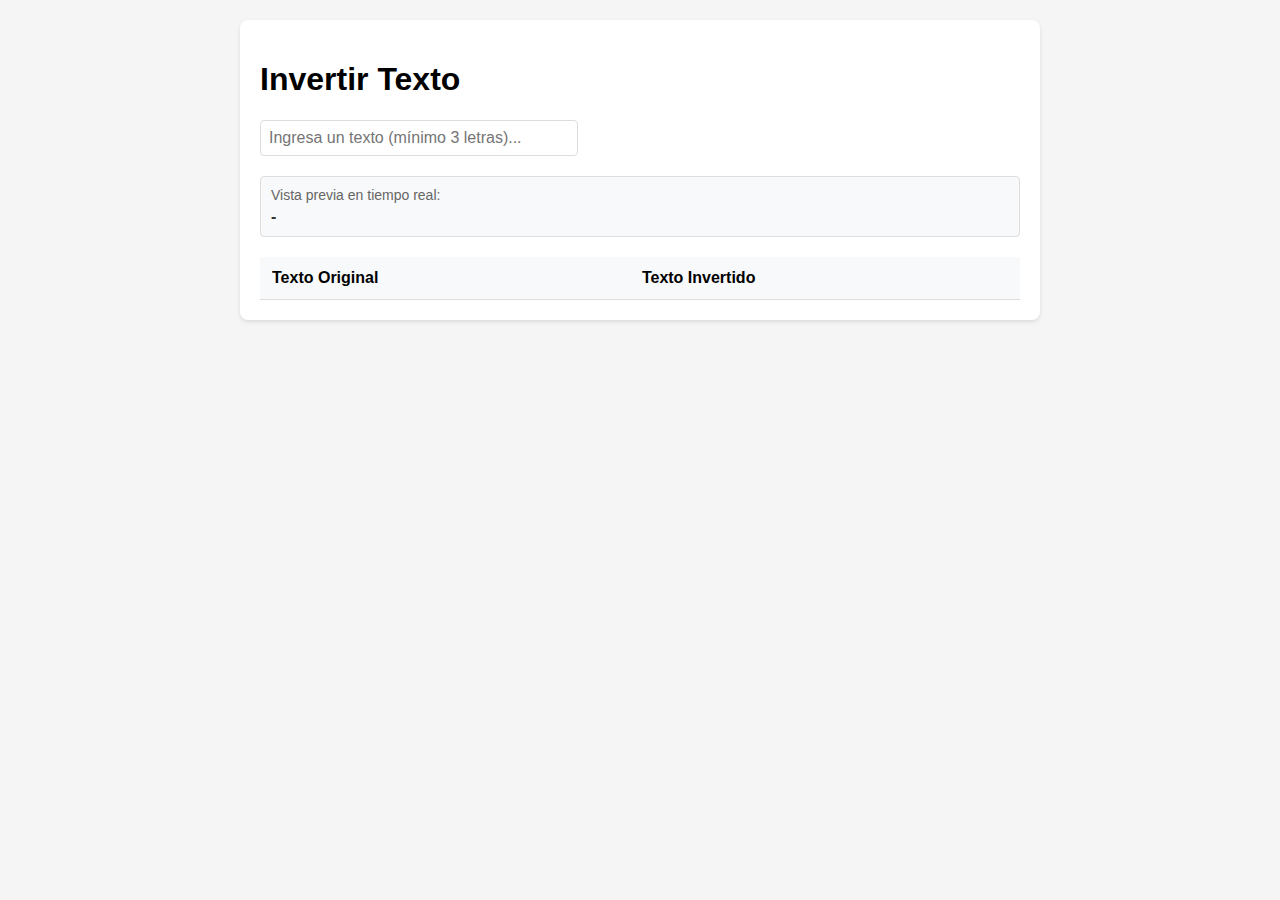
<file: reversestring-MRR/index.html>
<!DOCTYPE html>
<html lang="es">
<head>
    <meta charset="UTF-8">
    <meta name="viewport" content="width=device-width, initial-scale=1.0">
    <title>Invertir Texto</title>
    <style>
        body {
            font-family: Arial, sans-serif;
            max-width: 800px;
            margin: 0 auto;
            padding: 20px;
            background-color: #f5f5f5;
        }

        .container {
            background-color: white;
            padding: 20px;
            border-radius: 8px;
            box-shadow: 0 2px 4px rgba(0, 0, 0, 0.1);
        }

        .input-group {
            margin-bottom: 20px;
        }

        .preview-group {
            margin: 15px 0;
            padding: 10px;
            background-color: #f8f9fa;
            border-radius: 4px;
            border: 1px solid #ddd;
        }

        .preview-label {
            font-size: 14px;
            color: #666;
            margin-bottom: 5px;
        }

        .preview-text {
            font-size: 16px;
            color: #333;
            font-weight: bold;
        }

        input[type="text"] {
            padding: 8px;
            font-size: 16px;
            border: 1px solid #ddd;
            border-radius: 4px;
            width: 300px;
            margin-right: 10px;
        }

        button {
            padding: 8px 16px;
            background-color: #4CAF50;
            color: white;
            border: none;
            border-radius: 4px;
            cursor: pointer;
            font-size: 16px;
            display: none;
        }

        button:hover {
            background-color: #45a049;
        }

        table {
            width: 100%;
            border-collapse: collapse;
            margin-top: 20px;
        }

        th, td {
            padding: 12px;
            text-align: left;
            border-bottom: 1px solid #ddd;
        }

        th {
            background-color: #f8f9fa;
            font-weight: bold;
        }

        tr:hover {
            background-color: #f5f5f5;
        }

        .error {
            color: #dc3545;
            margin-top: 5px;
            display: none;
        }
    </style>
</head>
<body>
    <div class="container">
        <h1>Invertir Texto</h1>
        
        <div class="input-group">
            <input type="text" id="textInput" placeholder="Ingresa un texto (mínimo 3 letras)...">
            <button id="reverseButton" onclick="processText()">Invertir</button>
            <p id="errorMessage" class="error">Por favor, ingresa un texto válido (mínimo 3 letras).</p>
        </div>

        <div class="preview-group">
            <div class="preview-label">Vista previa en tiempo real:</div>
            <div id="previewText" class="preview-text">-</div>
        </div>

        <table id="resultTable">
            <thead>
                <tr>
                    <th>Texto Original</th>
                    <th>Texto Invertido</th>
                </tr>
            </thead>
            <tbody>
            </tbody>
        </table>
    </div>

    <script src="script.js"></script>
</body>
</html>
</file>
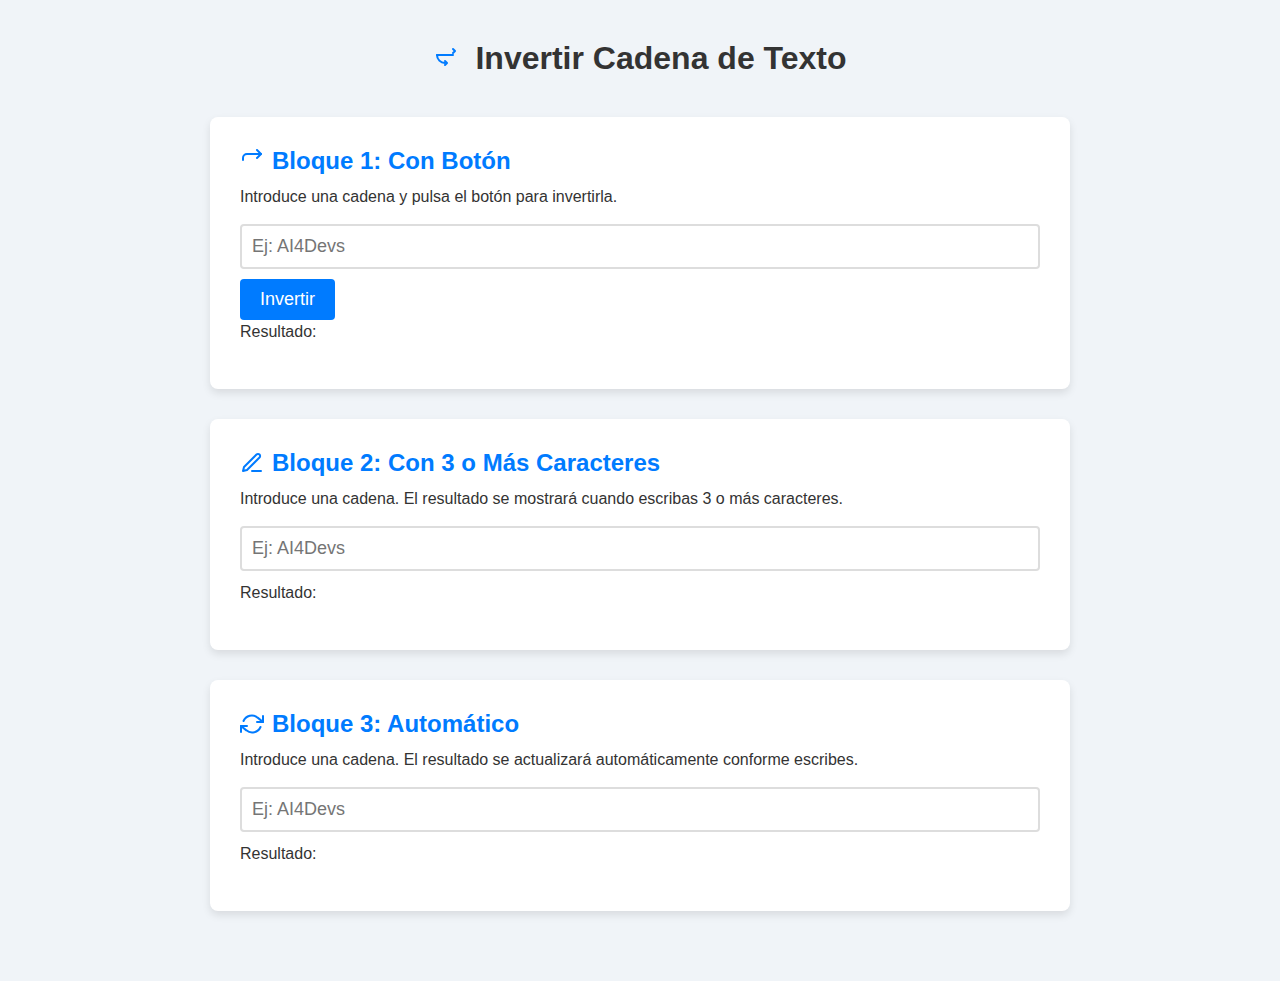
<file: reversestring-RMB/index.html>
<!DOCTYPE html>
<html lang="es">
<head>
  <meta charset="UTF-8">
  <meta name="viewport" content="width=device-width, initial-scale=1.0">
  <title>Invertir Cadena de Texto</title>
  <link rel="stylesheet" href="style.css">
</head>
<body>
  <div class="container">
    <header>
      <h1>
        <!-- Ícono SVG de título -->
        <svg class="icon" xmlns="http://www.w3.org/2000/svg" width="32" height="32" fill="none" stroke="#007BFF" stroke-width="2" stroke-linecap="round" stroke-linejoin="round">
          <polyline points="20 6 22 8 20 10"></polyline>
          <path d="M4 12h16"></path>
          <polyline points="12 18 14 20 12 22"></polyline>
          <path d="M4 12a8 8 0 0 0 8 8"></path>
        </svg>
        Invertir Cadena de Texto
      </h1>
    </header>

    <!-- Bloque 1: Resultado al pulsar el botón -->
    <section class="block">
      <h2>
        <!-- Ícono SVG para Bloque 1 -->
        <svg class="icon" xmlns="http://www.w3.org/2000/svg" width="24" height="24" fill="none" stroke="#007BFF" stroke-width="2" stroke-linecap="round" stroke-linejoin="round">
          <polyline points="17 1 21 5 17 9"></polyline>
          <path d="M3 11V9a4 4 0 0 1 4-4h14"></path>
        </svg>
        Bloque 1: Con Botón
      </h2>
      <p>Introduce una cadena y pulsa el botón para invertirla.</p>
      <input type="text" id="inputBlock1" placeholder="Ej: AI4Devs">
      <button id="buttonBlock1">Invertir</button>
      <p>Resultado: <span id="resultBlock1"></span></p>
    </section>

    <!-- Bloque 2: Resultado al introducir 3 o más caracteres -->
    <section class="block">
      <h2>
        <!-- Ícono SVG para Bloque 2 -->
        <svg class="icon" xmlns="http://www.w3.org/2000/svg" width="24" height="24" fill="none" stroke="#007BFF" stroke-width="2" stroke-linecap="round" stroke-linejoin="round">
          <path d="M12 20h9"></path>
          <path d="M16.5 3.5a2.121 2.121 0 0 1 3 3L7 19l-4 1 1-4L16.5 3.5z"></path>
        </svg>
        Bloque 2: Con 3 o Más Caracteres
      </h2>
      <p>Introduce una cadena. El resultado se mostrará cuando escribas 3 o más caracteres.</p>
      <input type="text" id="inputBlock2" placeholder="Ej: AI4Devs">
      <p>Resultado: <span id="resultBlock2"></span></p>
    </section>

    <!-- Bloque 3: Resultado automático -->
    <section class="block">
      <h2>
        <!-- Ícono SVG para Bloque 3 -->
        <svg class="icon" xmlns="http://www.w3.org/2000/svg" width="24" height="24" fill="none" stroke="#007BFF" stroke-width="2" stroke-linecap="round" stroke-linejoin="round">
          <path d="M23 4v6h-6"></path>
          <path d="M1 20v-6h6"></path>
          <path d="M3.51 9a9 9 0 0 1 14.13-3.36L23 10"></path>
          <path d="M20.49 15a9 9 0 0 1-14.13 3.36L1 14"></path>
        </svg>
        Bloque 3: Automático
      </h2>
      <p>Introduce una cadena. El resultado se actualizará automáticamente conforme escribes.</p>
      <input type="text" id="inputBlock3" placeholder="Ej: AI4Devs">
      <p>Resultado: <span id="resultBlock3"></span></p>
    </section>
  </div>
  <script src="script.js"></script>
</body>
</html>
</file>
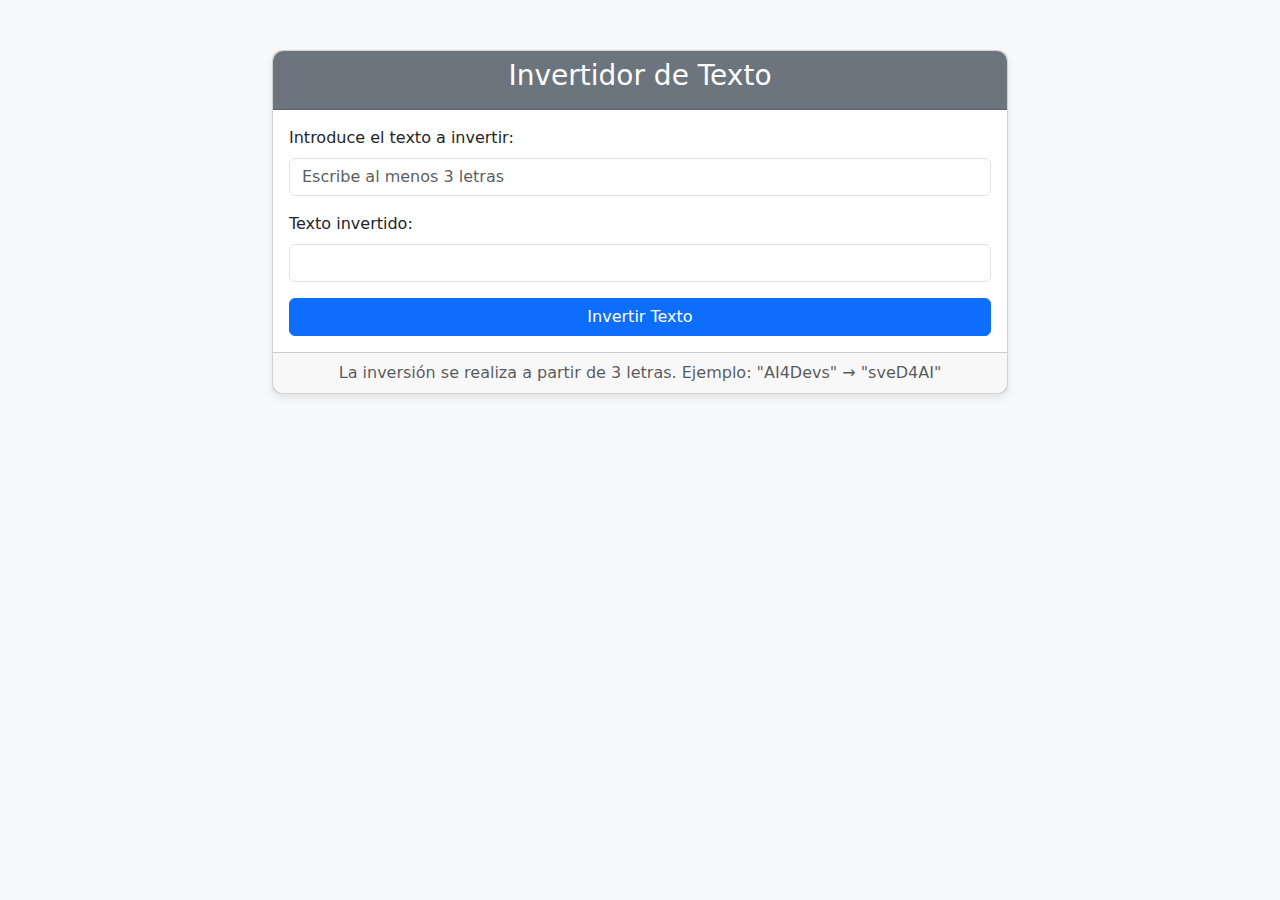
<file: reverse-string/reverse-string-ESP/index.html>
<!DOCTYPE html>
<html lang="es">
<head>
    <meta charset="UTF-8">
    <meta name="viewport" content="width=device-width, initial-scale=1.0">
    <title>Invertidor de Texto</title>
    <!-- Bootstrap 5 CSS -->
    <link href="https://cdnjs.cloudflare.com/ajax/libs/bootstrap/5.3.2/css/bootstrap.min.css" rel="stylesheet">
    <style>
        body {
            background-color: #f8f9fa;
            padding-top: 50px;
        }
        .card {
            box-shadow: 0 4px 8px rgba(0, 0, 0, 0.1);
            border-radius: 10px;
        }
        .card-header {
            background-color: #6c757d;
            color: white;
            border-radius: 10px 10px 0 0 !important;
        }
        .btn-primary {
            background-color: #0d6efd;
        }
    </style>
</head>
<body>
    <div class="container">
        <div class="row justify-content-center">
            <div class="col-md-8">
                <div class="card">
                    <div class="card-header text-center">
                        <h3>Invertidor de Texto</h3>
                    </div>
                    <div class="card-body">
                        <div class="mb-3">
                            <label for="inputText" class="form-label">Introduce el texto a invertir:</label>
                            <input type="text" class="form-control" id="inputText" placeholder="Escribe al menos 3 letras">
                        </div>
                        <div class="mb-3">
                            <label for="outputText" class="form-label">Texto invertido:</label>
                            <input type="text" class="form-control" id="outputText" readonly>
                        </div>
                        <div class="d-grid gap-2">
                            <button class="btn btn-primary" id="invertButton">Invertir Texto</button>
                        </div>
                    </div>
                    <div class="card-footer text-center text-muted">
                        La inversión se realiza a partir de 3 letras. Ejemplo: "AI4Devs" → "sveD4AI"
                    </div>
                </div>
            </div>
        </div>
    </div>

    <!-- Bootstrap 5 JS Bundle with Popper -->
    <script src="https://cdnjs.cloudflare.com/ajax/libs/bootstrap/5.3.2/js/bootstrap.bundle.min.js"></script>
    
    <script>
        // Función para invertir el texto
        function invertText(text) {
            // Si el texto tiene menos de 3 caracteres, no hacemos nada
            if (text.length < 3) {
                return text;
            }
            
            // Invertimos el texto completo
            return text.split('').reverse().join('');
        }

        // Evento cuando se presiona el botón
        document.getElementById('invertButton').addEventListener('click', function() {
            const inputText = document.getElementById('inputText').value;
            const outputText = invertText(inputText);
            document.getElementById('outputText').value = outputText;
        });

        // También invertir el texto al presionar Enter en el input
        document.getElementById('inputText').addEventListener('keyup', function(event) {
            if (event.key === 'Enter') {
                const inputText = document.getElementById('inputText').value;
                const outputText = invertText(inputText);
                document.getElementById('outputText').value = outputText;
            }
        });

        // Invertir automáticamente mientras se escribe
        document.getElementById('inputText').addEventListener('input', function() {
            const inputText = document.getElementById('inputText').value;
            const outputText = invertText(inputText);
            document.getElementById('outputText').value = outputText;
        });
    </script>
</body>
</html>
</file>
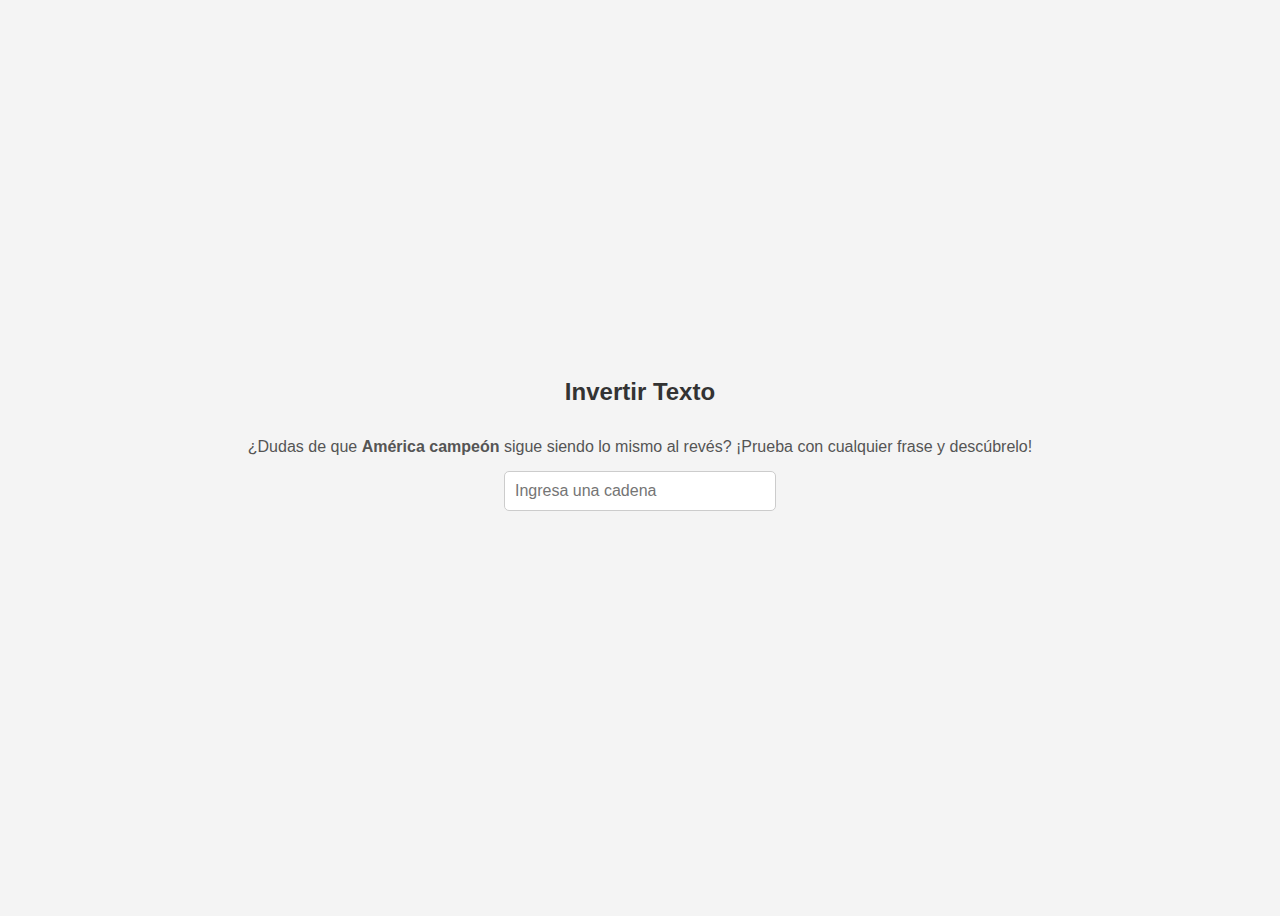
<file: reverse-string/reversestring-AFM/index.html>
<!DOCTYPE html>
<html lang="en">
<head>
    <meta charset="UTF-8">
    <meta name="viewport" content="width=device-width, initial-scale=1.0">
    <title>Reverse String</title>    
    <style>
        body {
            display: flex;
            flex-direction: column;
            align-items: center;
            justify-content: center;
            height: 100vh;
            font-family: Arial, sans-serif;
            background-color: #f4f4f4;
            text-align: center;
        }

        h1 {
            font-size: 24px;
            color: #333;
        }

        p.instruction {
            font-size: 16px;
            color: #555;
            margin-bottom: 15px;
        }

        input {
            padding: 10px;
            font-size: 16px;
            margin-bottom: 10px;
            border: 1px solid #ccc;
            border-radius: 5px;
            width: 250px;
        }

        button {
            padding: 10px 20px;
            font-size: 16px;
            background-color: #007BFF;
            color: white;
            border: none;
            border-radius: 5px;
            cursor: pointer;
            transition: background-color 0.3s ease;
            margin-top: 10px;
        }

        button:hover {
            background-color: #0056b3;
        }

        p#result {
            font-size: 18px;
            font-weight: bold;
            margin-top: 15px;
            color: #333;
        }
    </style>
</head>
<body>
    <h1>Invertir Texto</h1>
    <p class="instruction">¿Dudas de que <strong>América campeón</strong> sigue siendo lo mismo al revés? ¡Prueba con cualquier frase y descúbrelo!</p>
    <input type="text" id="textInput" placeholder="Ingresa una cadena">
    <p id="result"></p>

    <script src="script.js"></script>
</body>
</html>
</file>
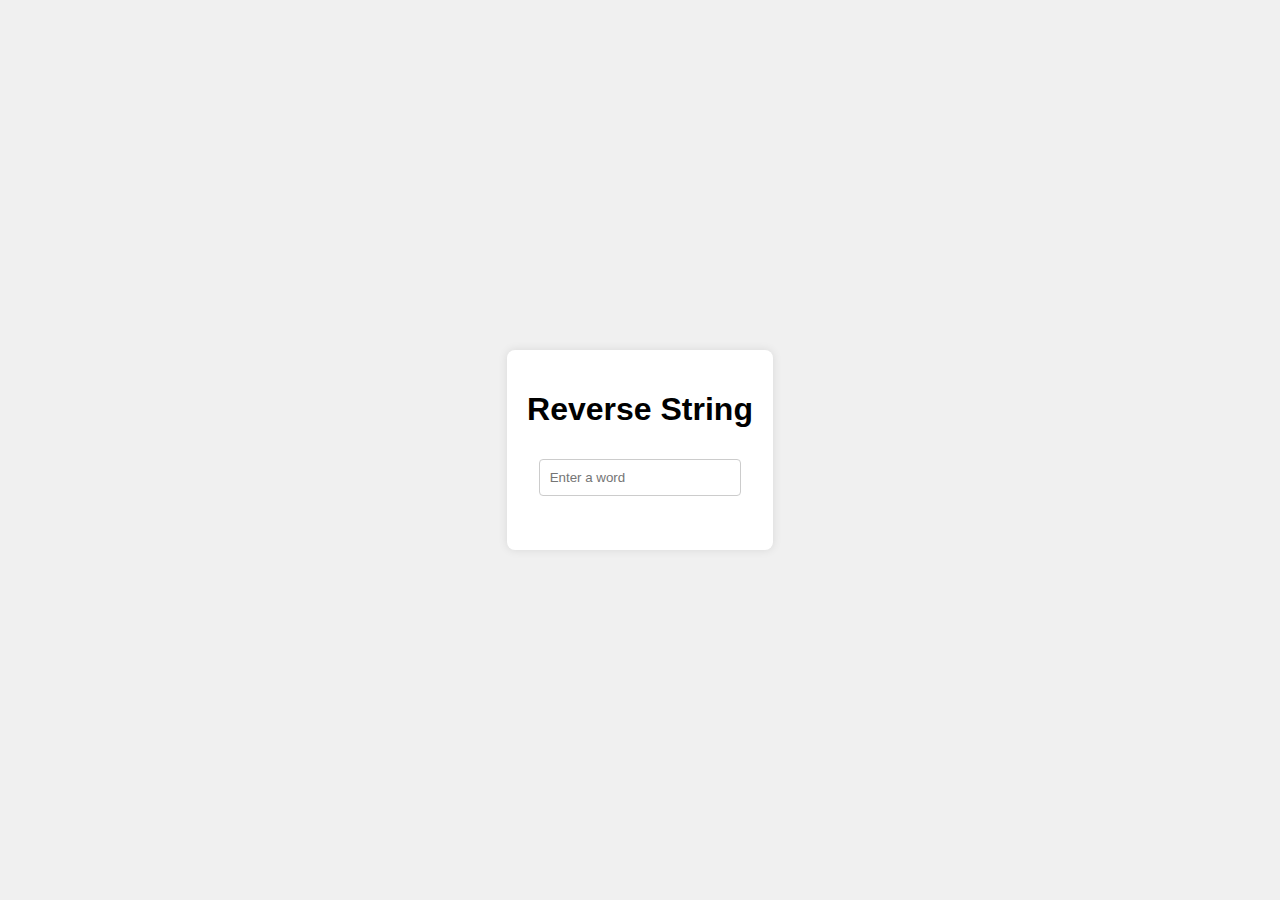
<file: reverse-string/reversestring-ALRG/index.html>
<!DOCTYPE html>
<html lang="en">
<head>
    <meta charset="UTF-8">
    <meta name="viewport" content="width=device-width, initial-scale=1.0">
    <title>Reverse String</title>
    <link rel="stylesheet" href="style.css">
</head>
<body>
    <div class="container">
        <h1>Reverse String</h1>
        <input type="text" id="inputText" placeholder="Enter a word">
        <p id="reversedText"></p>
    </div>

    <script src="script.js"></script>
</body>
</html>
</file>
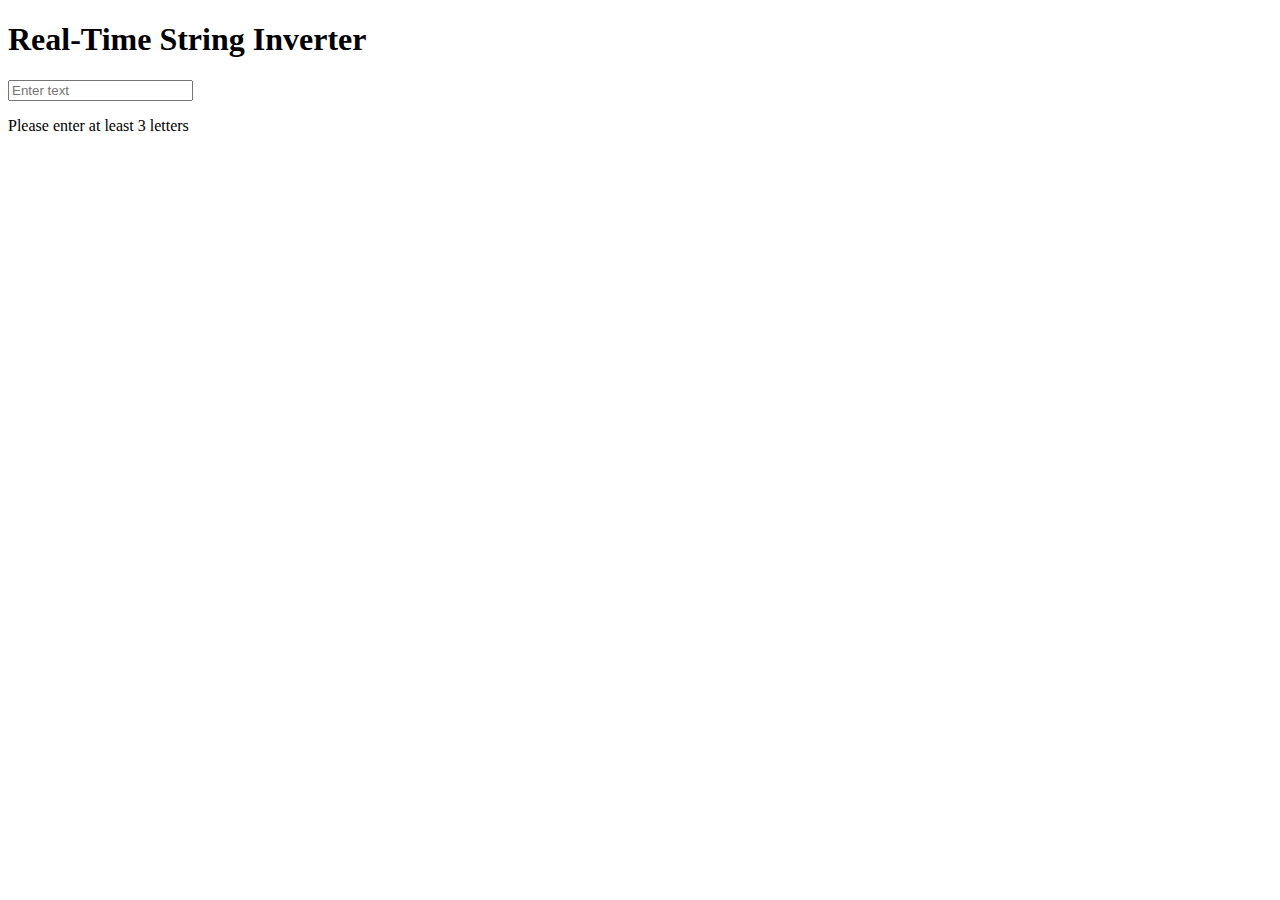
<file: reverse-string/reversestring-GFR/index.html>
<!DOCTYPE html>
<html lang="en">
<head>
    <meta charset="UTF-8">
    <meta name="viewport" content="width=device-width, initial-scale=1.0">
    <title>String Reverser</title>
</head>
<body>
    <h1>Real-Time String Inverter</h1>
    <input type="text" id="inputText" placeholder="Enter text" oninput="invertString()">
    <p id="result">Please enter at least 3 letters</p>
<script src="script.js"></script>
</body>
</html>
</file>
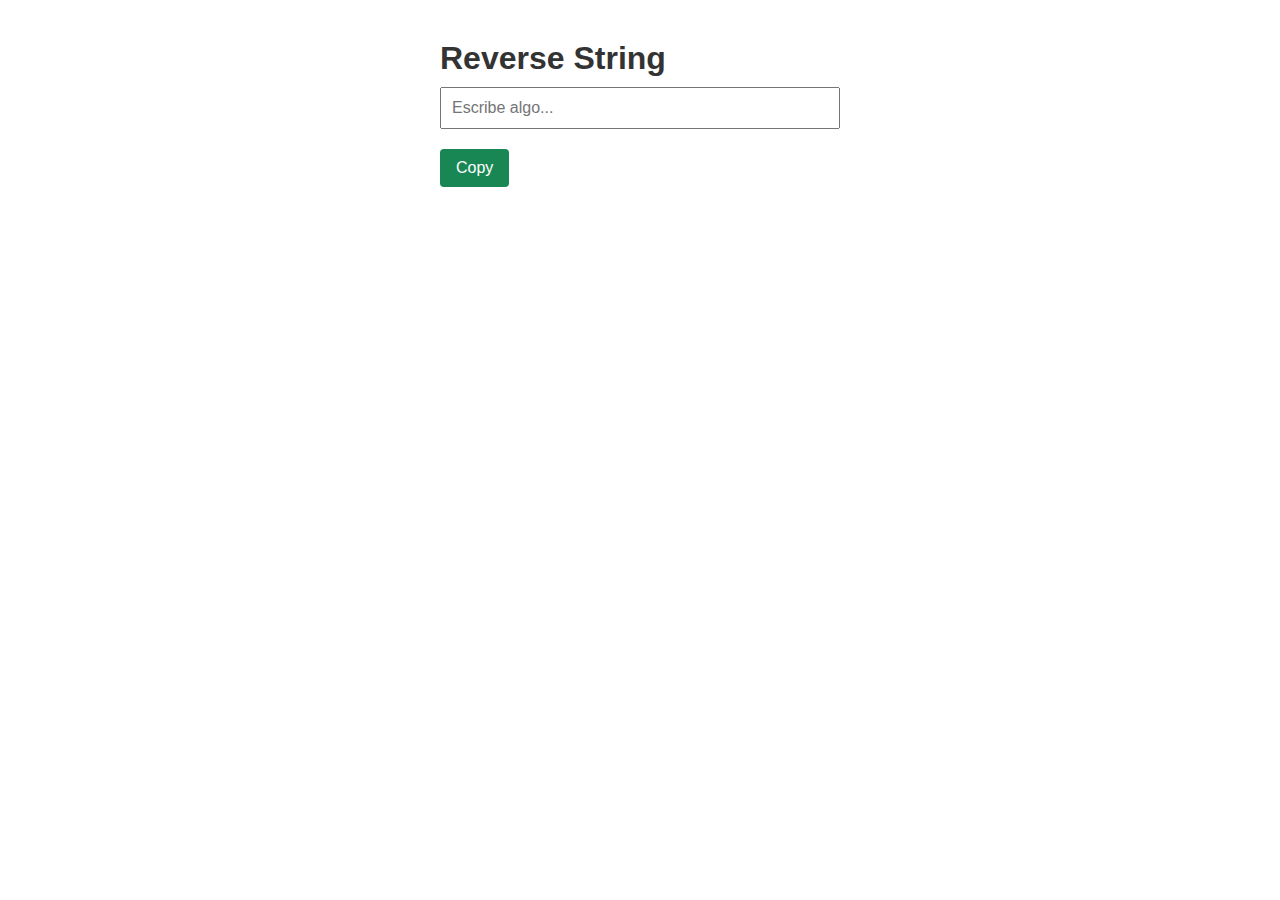
<file: reverse-string/reversestring-RAC/index.html>
<!DOCTYPE html>
<html lang="es">
<head>
  <meta charset="UTF-8" />
  <title>Reverse String</title>
  <style>
    body {
      font-family: Arial, sans-serif;
      background-color: #ffffff;
      margin: 40px;
      color: #333;
    }

    .container {
      max-width: 400px;
      margin: 0 auto;
    }

    h1 {
      margin-bottom: 10px;
    }

    #inputString {
      width: 100%;
      padding: 10px;
      box-sizing: border-box;
      font-size: 16px;
      margin-bottom: 10px;
    }

    #reverseBtn {
      background-color: #0d6efd;
      color: #fff;
      border: none;
      padding: 10px 16px;
      cursor: pointer;
      font-size: 16px;
      margin-bottom: 10px;
      border-radius: 4px;
      display: none;
    }
    #reverseBtn:hover {
      background-color: #0b5ed7;
    }

    #output {
      margin-bottom: 10px;
      font-weight: bold;
    }

    #copyBtn {
      background-color: #198754;
      color: #fff;
      border: none;
      padding: 10px 16px;
      cursor: pointer;
      font-size: 16px;
      border-radius: 4px;
    }
    #copyBtn:hover {
      background-color: #157347;
    }
  </style>
</head>
<body>
  <div class="container">
    <h1>Reverse String</h1>
    <input type="text" id="inputString" placeholder="Escribe algo..." />
    <button id="reverseBtn" onclick="manualReverse()">Reverse</button>
    <div id="output"></div>
    <button id="copyBtn" onclick="copyReversed()">Copy</button>
  </div>
  <script src="script.js"></script>
</body>
</html>
</file>
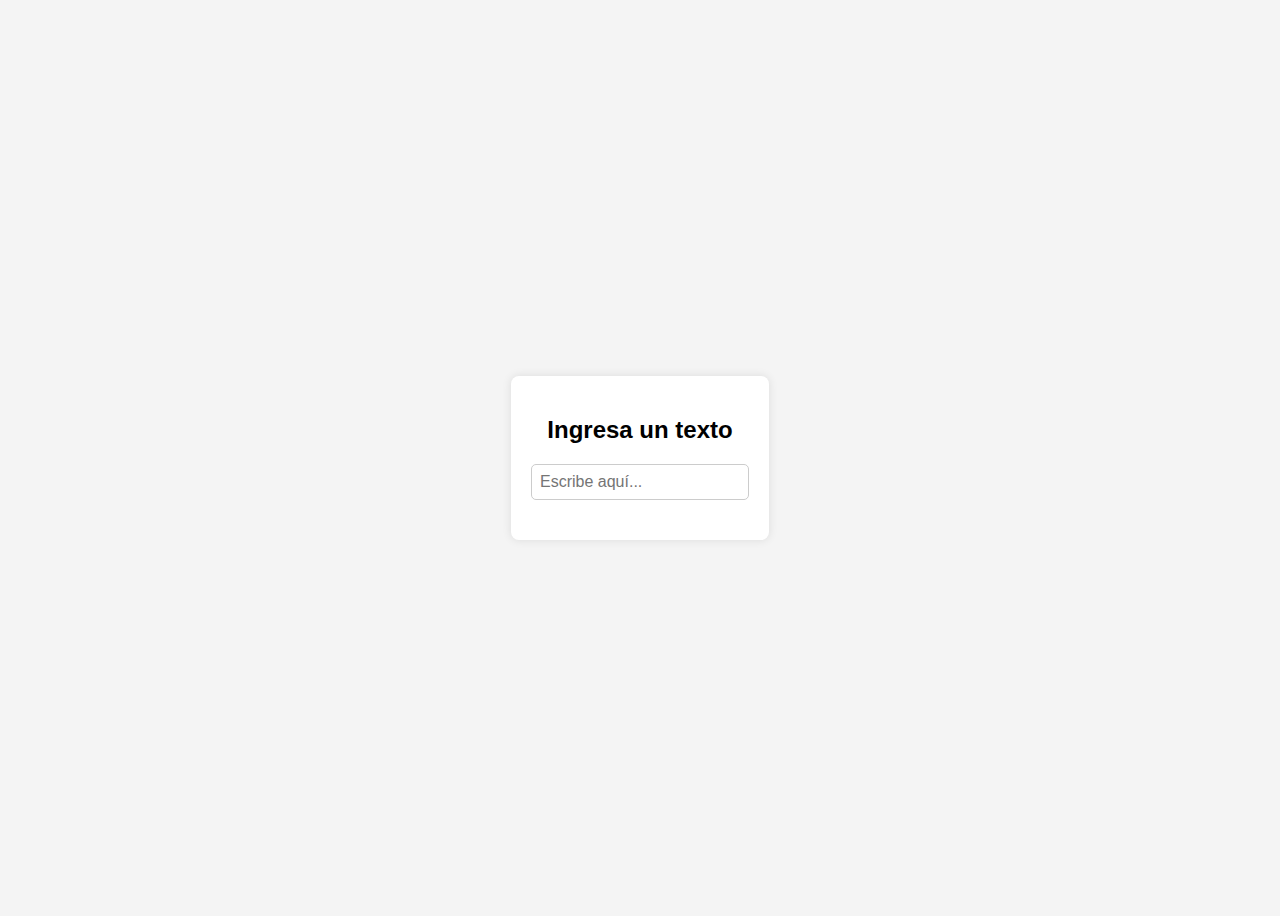
<file: reverse-string/reversestring-RCB/index.html>
<!DOCTYPE html>
<html lang="es">
<head>
  <meta charset="UTF-8">
  <meta name="viewport" content="width=device-width, initial-scale=1.0">
  <title>Reverso Automático</title>
  <link rel="stylesheet" href="style.css">
</head>
<body>

<div class="container">
  <h2>Ingresa un texto</h2>
  <input type="text" id="userInput" placeholder="Escribe aquí...">
  <p id="output"></p>
</div>

<script src="script.js"></script>

</body>
</html>
</file>
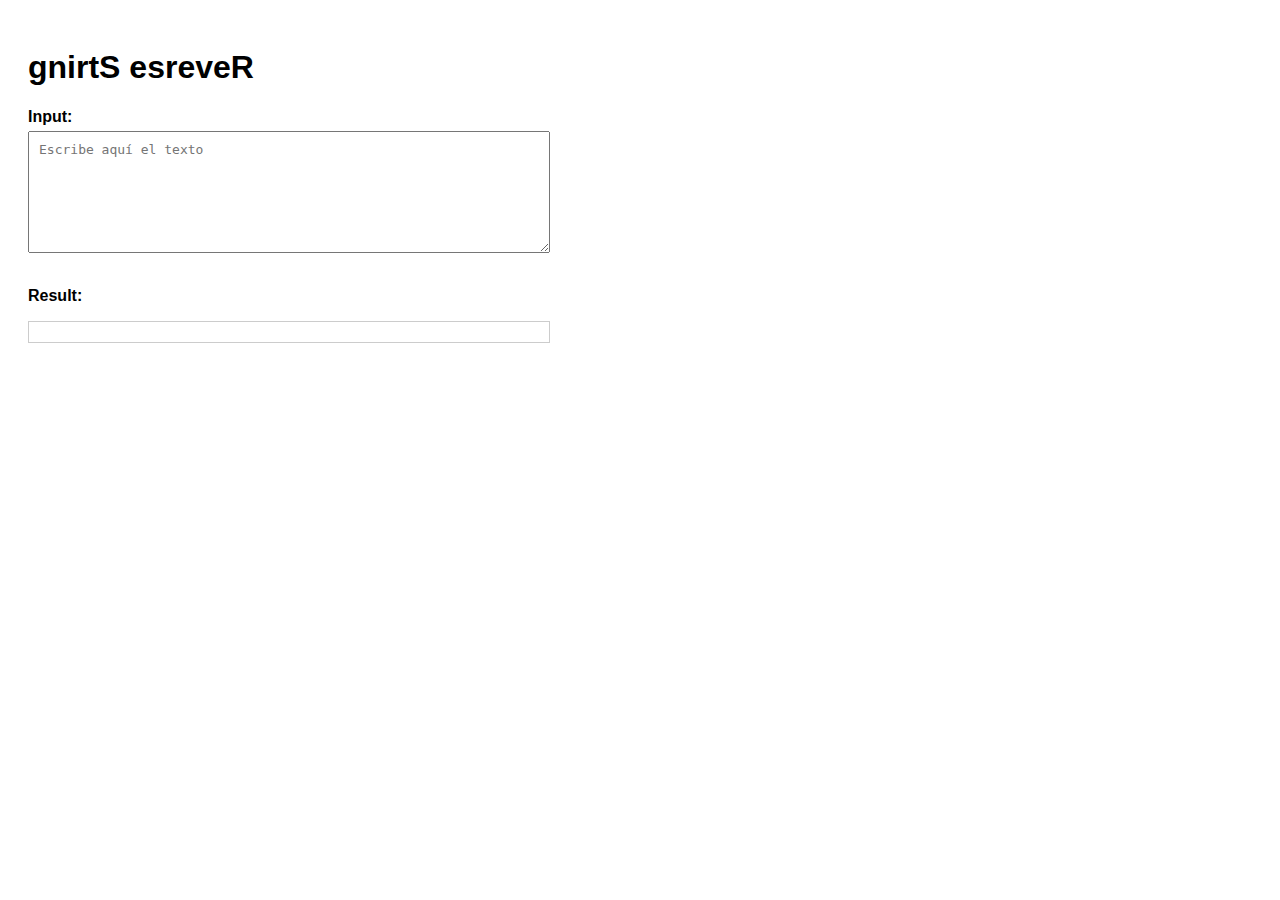
<file: reverse-string/template-DPR/index.html>
<!DOCTYPE html>
<html lang="en">
<head>
    <meta charset="UTF-8" />
    <meta name="viewport" content="width=device-width, initial-scale=1.0" />
    <title>Reverse String</title>
    <style>
        body {
            font-family: Arial, sans-serif;
            padding: 20px;
        }
        h1 {
            font-size: 2em;
        }
        .input-label {
            font-weight: bold;
            display: block;
            margin-bottom: 5px;
        }
        textarea {
            width: 100%;
            max-width: 500px;
            height: 100px;
            margin-bottom: 10px;
            font-size: 1em;
            padding: 10px;
        }
        .btn {
            padding: 10px 20px;
            font-size: 1em;
            font-weight: bold;
            cursor: pointer;
            border: none;
            border-radius: 5px;
            margin-top: 10px;
        }
        .btn-copy {
            background-color: #333;
            color: white;
        }
        .result-container {
            margin-top: 20px;
        }
        .result-container label {
            display: block;
            margin-bottom: 5px;
            font-weight: bold;
        }
        #result {
            font-weight: bold;
            padding: 10px;
            border: 1px solid #ccc;
            max-width: 500px;
            word-break: break-all;
        }
    </style>
</head>
<body>
<h1>gnirtS esreveR</h1>

<label class="input-label" for="inputText">Input:</label>
<textarea id="inputText" placeholder="Escribe aquí el texto"></textarea>

<div class="result-container">
    <label for="result">Result:</label>
    <p id="result"></p>
</div>

<div>
    <button id="copyBtn" class="btn btn-copy" style="display: none;">
        Copy 📋
    </button>
</div>

<script src="script.js"></script>
</body>
</html>
</file>
<file: reverse-string/reversestring-ALRG/style.css>
body {
    font-family: Arial, sans-serif;
    display: flex;
    justify-content: center;
    align-items: center;
    height: 100vh;
    margin: 0;
    background-color: #f0f0f0;
}

.container {
    text-align: center;
    background: white;
    padding: 20px;
    border-radius: 8px;
    box-shadow: 0 0 10px rgba(0, 0, 0, 0.1);
}

input {
    padding: 10px;
    margin: 10px 0;
    border: 1px solid #ccc;
    border-radius: 4px;
    width: 80%;
}

#reversedText {
    margin-top: 20px;
    color: red;
    font-size: 24px;
    font-weight: bold;
}
</file>
<file: reverse-string/reversestring-RCB/style.css>
body {
    font-family: Arial, sans-serif;
    display: flex;
    flex-direction: column;
    align-items: center;
    justify-content: center;
    height: 100vh;
    background-color: #f4f4f4;
}

.container {
    background: white;
    padding: 20px;
    border-radius: 8px;
    box-shadow: 0 0 10px rgba(0, 0, 0, 0.1);
    text-align: center;
}

input {
    width: 200px;
    padding: 8px;
    font-size: 16px;
    border: 1px solid #ccc;
    border-radius: 5px;
}

p {
    font-size: 20px;
    font-weight: bold;
    margin-top: 10px;
    color: #333;
}
</file>
<file: reversestring-RMB/style.css>
/* Reset básico */
* {
    margin: 0;
    padding: 0;
    box-sizing: border-box;
  }
  
  /* Fuente y colores modernos */
  body {
    font-family: 'Roboto', sans-serif;
    background: #f0f4f8;
    color: #333;
    padding: 20px;
  }
  
  /* Contenedor principal */
  .container {
    max-width: 900px;
    margin: 0 auto;
    padding: 20px;
  }
  
  /* Encabezado */
  header {
    text-align: center;
    margin-bottom: 40px;
  }
  
  h1 {
    font-size: 2em;
    display: flex;
    justify-content: center;
    align-items: center;
    gap: 10px;
  }
  
  /* Estilo para los íconos SVG */
  .icon {
    vertical-align: middle;
  }
  
  /* Bloques */
  .block {
    background: #fff;
    border-radius: 8px;
    box-shadow: 0 4px 8px rgba(0,0,0,0.1);
    padding: 20px;
    margin-bottom: 30px;
  }
  
  .block h2 {
    font-size: 1.5em;
    color: #007BFF;
    margin-bottom: 10px;
    display: flex;
    align-items: center;
    gap: 8px;
  }
  
  .block p {
    margin-bottom: 15px;
    line-height: 1.5;
  }
  
  /* Inputs y botón */
  input[type="text"] {
    width: 100%;
    padding: 10px;
    font-size: 16px;
    border: 2px solid #ddd;
    border-radius: 4px;
    transition: border-color 0.3s;
    margin-bottom: 10px;
  }
  
  input[type="text"]:focus {
    border-color: #007BFF;
    outline: none;
  }
  
  button {
    padding: 10px 20px;
    font-size: 16px;
    border: none;
    border-radius: 4px;
    background: #007BFF;
    color: #fff;
    cursor: pointer;
    transition: background 0.3s;
  }
  
  button:hover {
    background: #0056b3;
  }
  
  /* Diseño responsive */
  @media (min-width: 768px) {
    .block {
      padding: 30px;
    }
    input[type="text"], button {
      font-size: 18px;
    }
  }
</file>
